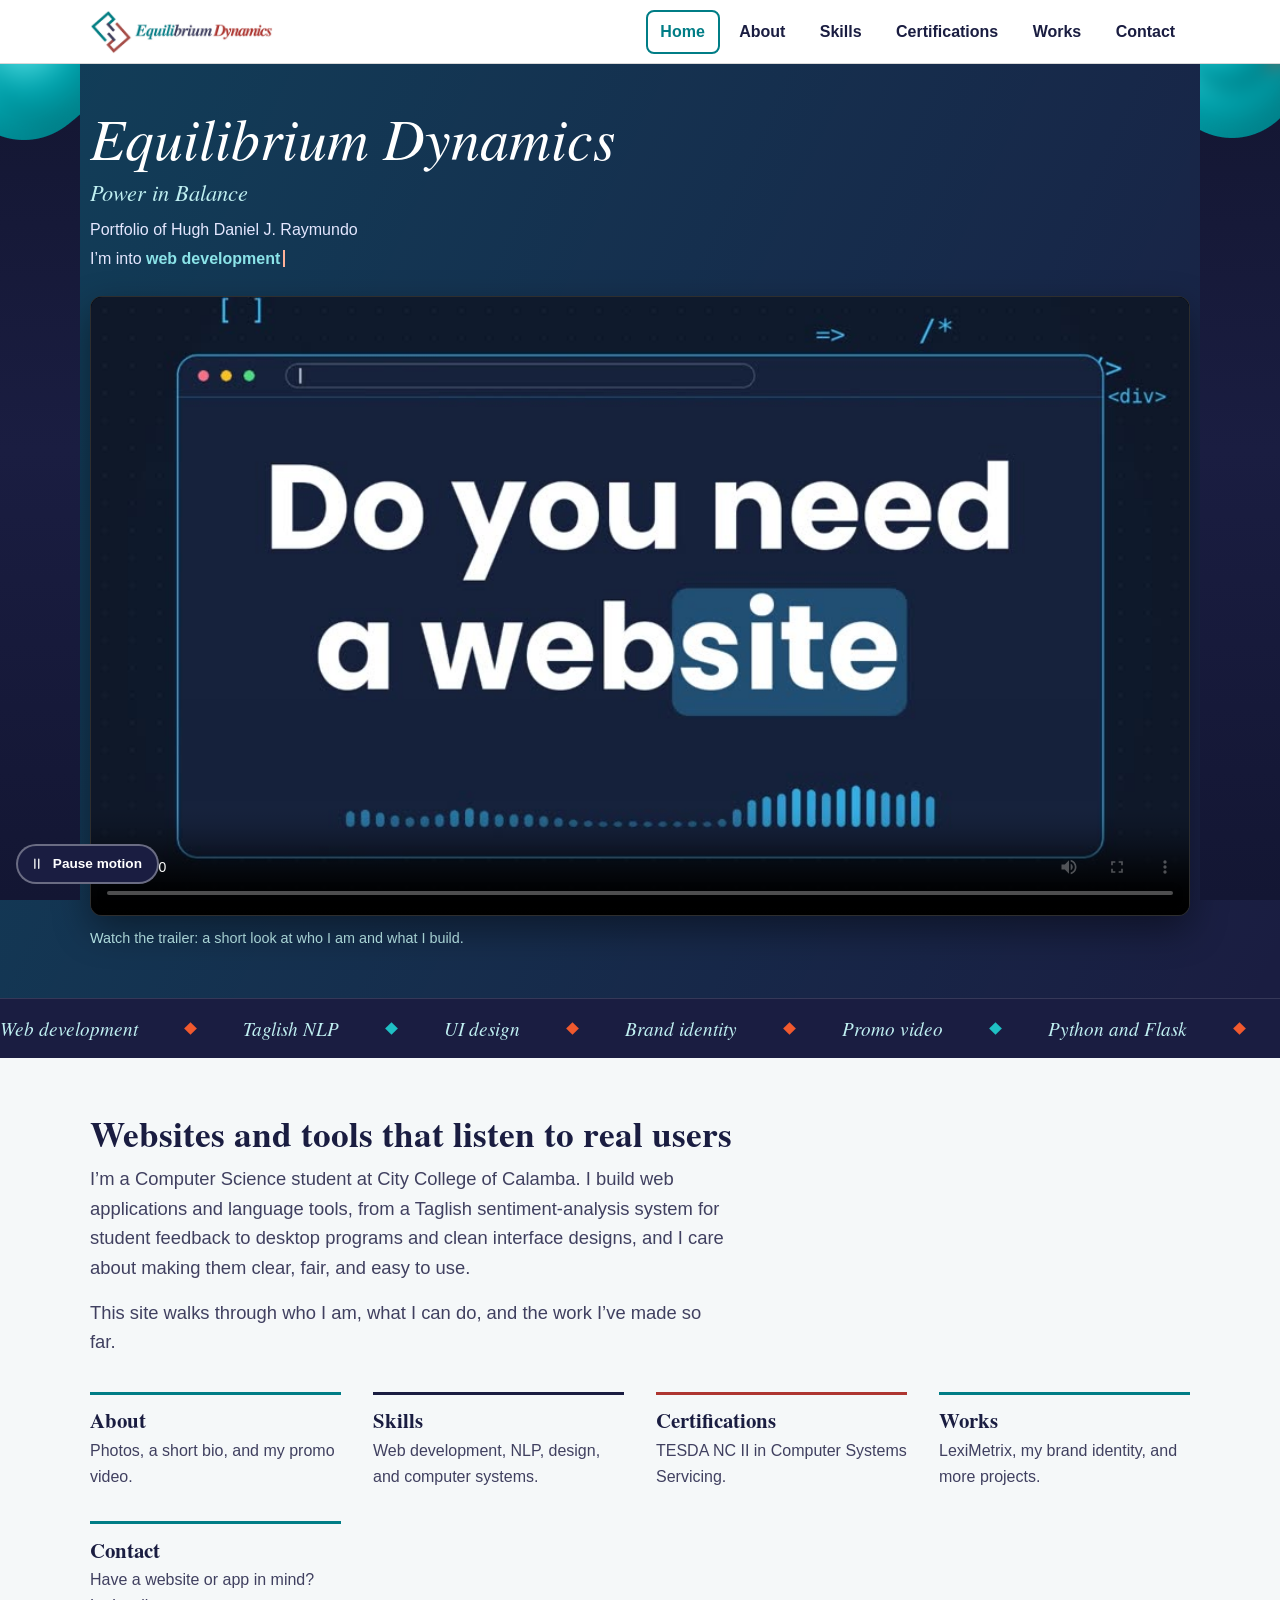
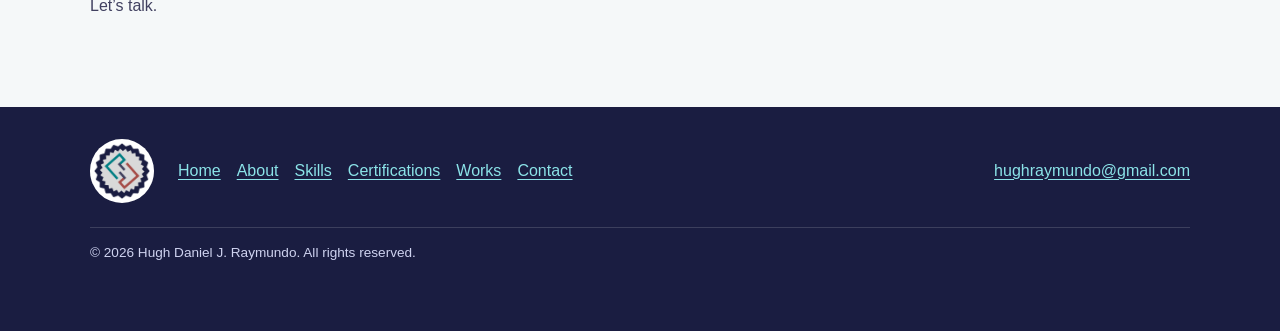
<file: index.html>
<!DOCTYPE html>
<html lang="en">
<head>
  <meta charset="utf-8">
  <meta name="viewport" content="width=device-width, initial-scale=1">
  <title>Home | Equilibrium Dynamics - Hugh Daniel J. Raymundo</title>
  <meta name="description" content="Portfolio of Hugh Daniel J. Raymundo, Computer Science student: web development, Taglish sentiment analysis, and UI design.">
  <meta property="og:type" content="website">
  <meta property="og:site_name" content="Equilibrium Dynamics">
  <meta property="og:title" content="Home | Equilibrium Dynamics - Hugh Daniel J. Raymundo">
  <meta property="og:description" content="Portfolio of Hugh Daniel J. Raymundo, Computer Science student: web development, Taglish sentiment analysis, and UI design.">
  <meta property="og:url" content="https://hughtube-coder.github.io/GD_Portfolio/">
  <meta property="og:image" content="https://hughtube-coder.github.io/GD_Portfolio/og-image.jpg">
  <meta property="og:image:width" content="1200">
  <meta property="og:image:height" content="630">
  <meta property="og:image:alt" content="Equilibrium Dynamics logo with the tagline Power in Balance">
  <meta name="twitter:card" content="summary_large_image">
  <link rel="canonical" href="https://hughtube-coder.github.io/GD_Portfolio/">
  <meta name="theme-color" content="#ffffff">
  <link rel="icon" type="image/png" href="logo.png">
  <script>document.documentElement.classList.add("js")</script>
  <link rel="stylesheet" href="style.css">
  <script src="script.js" defer></script>
</head>
<body>
  <a class="skip-link" href="#main">Skip to main content</a>
  <div class="progress" aria-hidden="true"></div>
  <header class="site-header">
    <div class="wrap">
      <a class="brand" href="index.html" aria-label="Equilibrium Dynamics home"><img width="400" height="96" src="horizontallogo.png" alt="Equilibrium Dynamics logo"></a>
      <button class="nav-toggle" type="button" aria-expanded="false" aria-controls="site-nav">Menu</button>
      <nav class="nav" id="site-nav" aria-label="Main">
        <a href="index.html" aria-current="page">Home</a>
        <a href="about.html">About</a>
        <a href="skills.html">Skills</a>
        <a href="certifications.html">Certifications</a>
        <a href="works.html">Works</a>
        <a href="contact.html">Contact</a>
      </nav>
    </div>
  </header>

  <main id="main">
    <section class="hero">
      <div class="wrap">
        <h1>Equilibrium Dynamics</h1>
        <p class="tagline">Power in Balance</p>
        <p class="owner">Portfolio of Hugh Daniel J. Raymundo</p>
        <p class="typed-line">I&rsquo;m into <span data-typed data-words="web development|Taglish NLP|UI design|brand identity|promo storytelling">web development</span><span class="caret" aria-hidden="true"></span></p>
        <div class="video-frame">
          <video controls preload="metadata" poster="poster.jpg">
            <source src="promo.mp4" type="video/mp4">
            Your browser does not support video playback.
          </video>
        </div>
        <p class="video-caption">Watch the trailer: a short look at who I am and what I build.</p>
      </div>
    </section>

    <div class="marquee" role="group" aria-label="What I work with">
      <ul data-marquee>
        <li>Web development</li><li>Taglish NLP</li><li>UI design</li><li>Brand identity</li><li>Promo video</li><li>Python and Flask</li><li>Computer systems servicing</li>
      </ul>
    </div>


    <section class="section">
      <div class="wrap">
        <h2>Websites and tools that listen to real users</h2>
        <p class="lede">I&rsquo;m a Computer Science student at City College of Calamba. I build web applications and language tools, from a Taglish sentiment-analysis system for student feedback to desktop programs and clean interface designs, and I care about making them clear, fair, and easy to use.</p>
        <p class="lede">This site walks through who I am, what I can do, and the work I&rsquo;ve made so far.</p>

        <nav class="pathways" aria-label="Explore the portfolio">
          <a href="about.html"><h3>About</h3><span>Photos, a short bio, and my promo video.</span></a>
          <a href="skills.html"><h3>Skills</h3><span>Web development, NLP, design, and computer systems.</span></a>
          <a href="certifications.html"><h3>Certifications</h3><span>TESDA NC II in Computer Systems Servicing.</span></a>
          <a href="works.html"><h3>Works</h3><span>LexiMetrix, my brand identity, and more projects.</span></a>
          <a href="contact.html"><h3>Contact</h3><span>Have a website or app in mind? Let&rsquo;s talk.</span></a>
        </nav>
      </div>
    </section>
  </main>

  <footer class="site-footer">
    <div class="wrap">
      <img width="256" height="256" src="badge1.png" alt="Equilibrium Dynamics badge">
      <nav aria-label="Footer">
        <a href="index.html">Home</a>
        <a href="about.html">About</a>
        <a href="skills.html">Skills</a>
        <a href="certifications.html">Certifications</a>
        <a href="works.html">Works</a>
        <a href="contact.html">Contact</a>
      </nav>
      <a href="mailto:hughraymundo@gmail.com">hughraymundo@gmail.com</a>
      <p class="copy">&copy; 2026 Hugh Daniel J. Raymundo. All rights reserved.</p>
    </div>
  </footer>
  <button class="to-top" type="button" aria-label="Back to top" data-icon="up"></button>
</body>
</html>
</file>
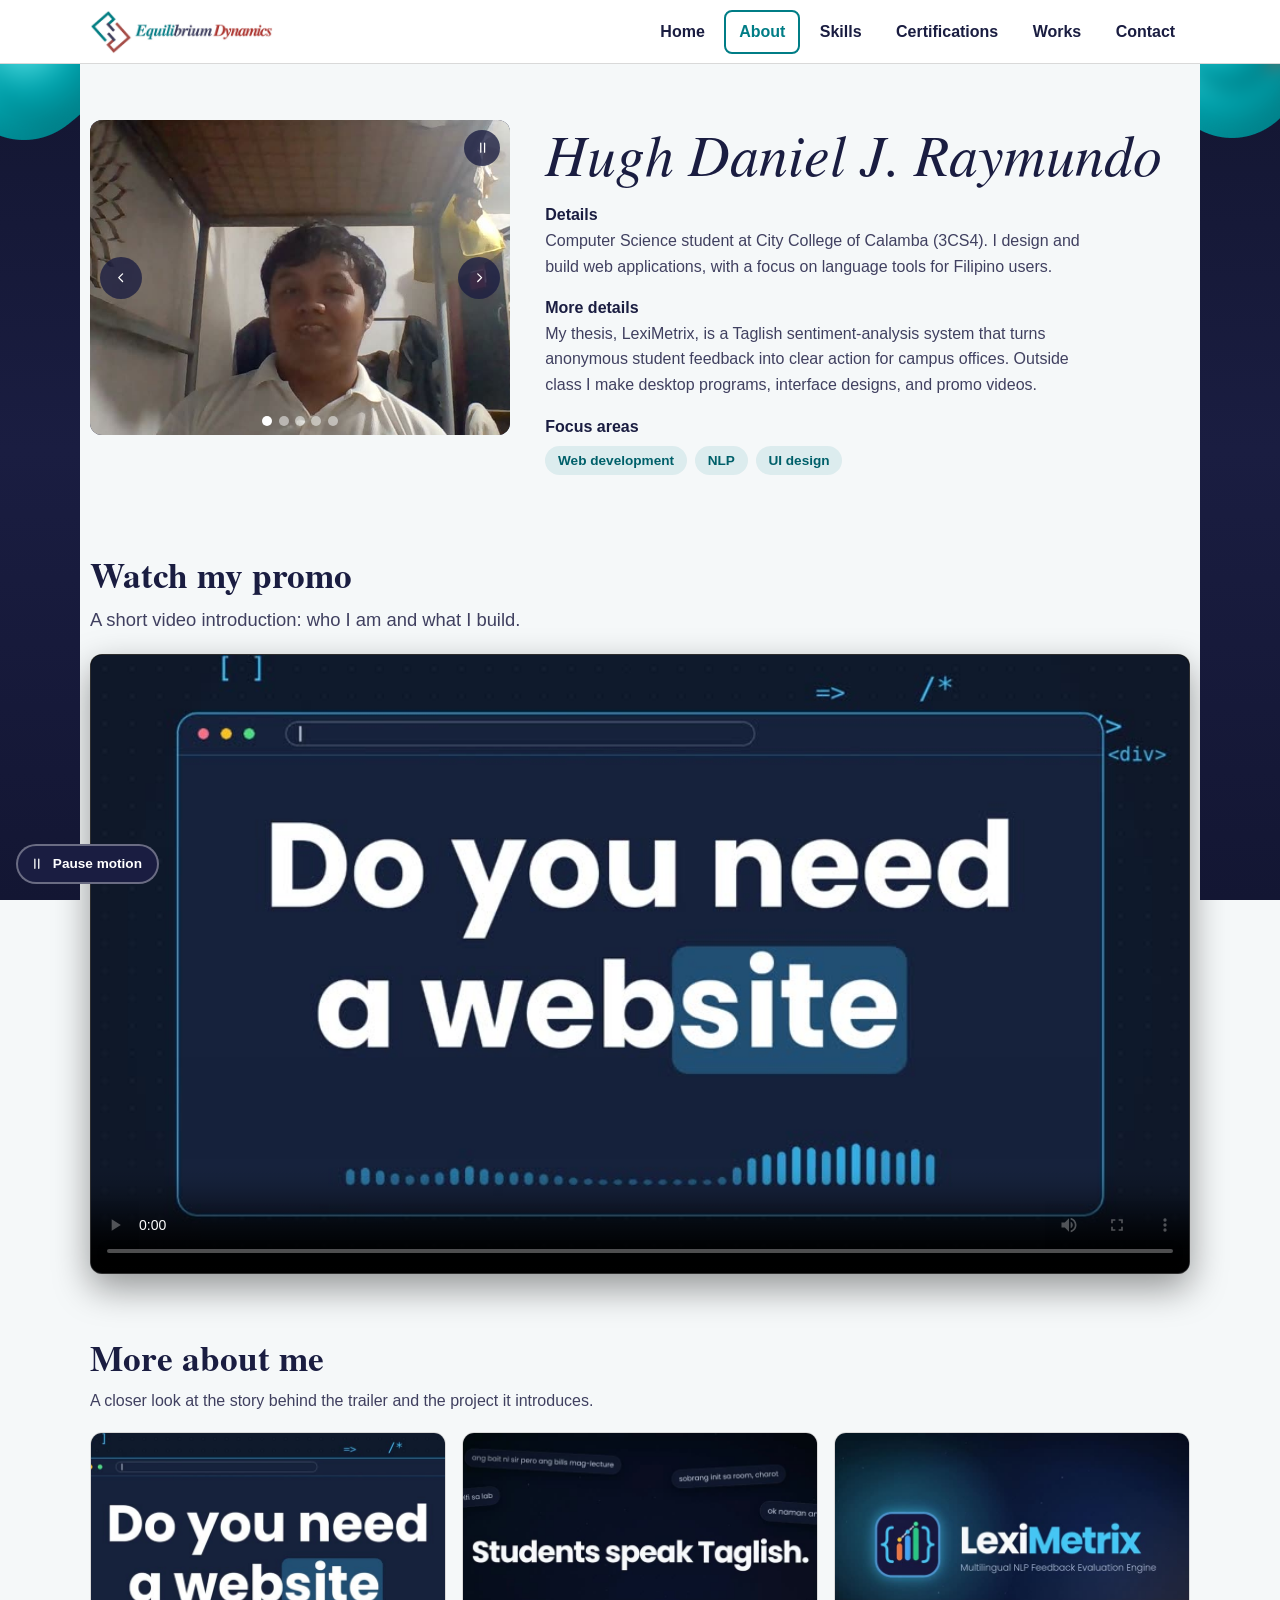
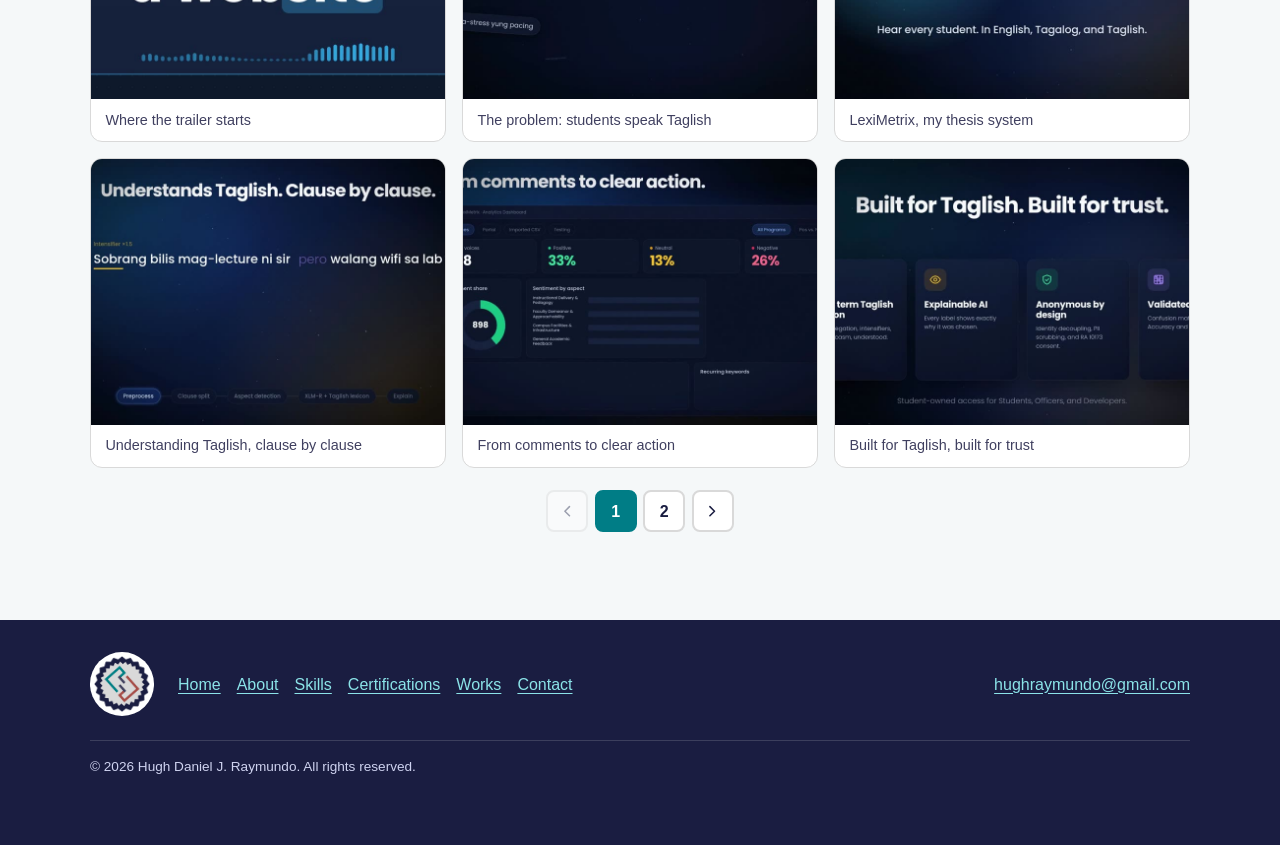
<file: about.html>
<!DOCTYPE html>
<html lang="en">
<head>
  <meta charset="utf-8">
  <meta name="viewport" content="width=device-width, initial-scale=1">
  <title>About | Equilibrium Dynamics - Hugh Daniel J. Raymundo</title>
  <meta name="description" content="About Hugh Daniel J. Raymundo: bio, skills, certifications, and how to get in touch.">
  <meta property="og:type" content="website">
  <meta property="og:site_name" content="Equilibrium Dynamics">
  <meta property="og:title" content="About | Equilibrium Dynamics - Hugh Daniel J. Raymundo">
  <meta property="og:description" content="About Hugh Daniel J. Raymundo: bio, skills, certifications, and how to get in touch.">
  <meta property="og:url" content="https://hughtube-coder.github.io/GD_Portfolio/about.html">
  <meta property="og:image" content="https://hughtube-coder.github.io/GD_Portfolio/og-image.jpg">
  <meta property="og:image:width" content="1200">
  <meta property="og:image:height" content="630">
  <meta property="og:image:alt" content="Equilibrium Dynamics logo with the tagline Power in Balance">
  <meta name="twitter:card" content="summary_large_image">
  <link rel="canonical" href="https://hughtube-coder.github.io/GD_Portfolio/about.html">
  <meta name="theme-color" content="#ffffff">
  <link rel="icon" type="image/png" href="logo.png">
  <script>document.documentElement.classList.add("js")</script>
  <link rel="stylesheet" href="style.css">
  <script src="script.js" defer></script>
</head>
<body>
  <a class="skip-link" href="#main">Skip to main content</a>
  <div class="progress" aria-hidden="true"></div>
  <header class="site-header">
    <div class="wrap">
      <a class="brand" href="index.html" aria-label="Equilibrium Dynamics home"><img width="400" height="96" src="horizontallogo.png" alt="Equilibrium Dynamics logo"></a>
      <button class="nav-toggle" type="button" aria-expanded="false" aria-controls="site-nav">Menu</button>
      <nav class="nav" id="site-nav" aria-label="Main">
        <a href="index.html">Home</a>
        <a href="about.html" aria-current="page">About</a>
        <a href="skills.html">Skills</a>
        <a href="certifications.html">Certifications</a>
        <a href="works.html">Works</a>
        <a href="contact.html">Contact</a>
      </nav>
    </div>
  </header>

  <main id="main">
    <section class="section">
      <div class="wrap profile">
        <div class="slideshow" data-slideshow aria-label="Photos of me">
          <div class="slide is-active"><img width="960" height="540" src="slide-1.jpg" alt="Hugh Daniel J. Raymundo speaking to the camera"></div>
          <div class="slide"><img width="960" height="540" src="slide-2.jpg" alt="Hugh Daniel J. Raymundo explaining with a hand gesture" loading="lazy"></div>
          <div class="slide"><img width="960" height="540" src="slide-3.jpg" alt="Hugh Daniel J. Raymundo smiling at the camera" loading="lazy"></div>
          <div class="slide"><img width="960" height="540" src="slide-4.jpg" alt="Hugh Daniel J. Raymundo during the promo shoot" loading="lazy"></div>
          <div class="slide"><img width="960" height="540" src="slide-5.jpg" alt="Hugh Daniel J. Raymundo gesturing while talking" loading="lazy"></div>
          <button class="slide-btn pause" type="button" aria-label="Pause slideshow" aria-pressed="false" data-icon="pause"></button>
          <button class="slide-btn prev" type="button" aria-label="Previous photo" data-icon="prev"></button>
          <button class="slide-btn next" type="button" aria-label="Next photo" data-icon="next"></button>
          <div class="dots"></div>
        </div>

        <div class="details">
          <h1>Hugh Daniel J. Raymundo</h1>
          <dl>
            <dt>Details</dt>
            <dd>Computer Science student at City College of Calamba (3CS4). I design and build web applications, with a focus on language tools for Filipino users.</dd>
            <dt>More details</dt>
            <dd>My thesis, LexiMetrix, is a Taglish sentiment-analysis system that turns anonymous student feedback into clear action for campus offices. Outside class I make desktop programs, interface designs, and promo videos.</dd>
            <dt>Focus areas</dt>
            <dd>
              <div class="chips">
                <span class="chip">Web development</span>
                <span class="chip">NLP</span>
                <span class="chip">UI design</span>
              </div>
            </dd>
          </dl>
        </div>
      </div>
    </section>

    <section class="section--tight" id="promo">
      <div class="wrap">
        <h2>Watch my promo</h2>
        <p class="lede">A short video introduction: who I am and what I build.</p>
        <div class="video-frame" style="margin-top:1.2rem">
          <video controls preload="metadata" poster="poster.jpg">
            <source src="promo.mp4" type="video/mp4">
            Your browser does not support video playback.
          </video>
        </div>
      </div>
    </section>

    <section class="section--tight">
      <div class="wrap">
        <h2>More about me</h2>
        <p>A closer look at the story behind the trailer and the project it introduces.</p>
        <div class="gallery" data-gallery data-per-page="6">
          <figure><img width="960" height="540" src="tile-01.jpg" alt="Trailer title card: Do you need a website?" loading="lazy"><figcaption>Where the trailer starts</figcaption></figure>
          <figure><img width="960" height="540" src="tile-02.jpg" alt="Title card: Students speak Taglish" loading="lazy"><figcaption>The problem: students speak Taglish</figcaption></figure>
          <figure><img width="960" height="540" src="tile-03.jpg" alt="LexiMetrix logo and tagline" loading="lazy"><figcaption>LexiMetrix, my thesis system</figcaption></figure>
          <figure><img width="960" height="540" src="tile-04.jpg" alt="LexiMetrix analyzing a Taglish comment clause by clause" loading="lazy"><figcaption>Understanding Taglish, clause by clause</figcaption></figure>
          <figure><img width="960" height="540" src="tile-05.jpg" alt="LexiMetrix dashboard overview" loading="lazy"><figcaption>From comments to clear action</figcaption></figure>
          <figure><img width="960" height="540" src="tile-06.jpg" alt="Four feature cards: Taglish lexicon, explainable AI, anonymous by design, validated live" loading="lazy"><figcaption>Built for Taglish, built for trust</figcaption></figure>
          <figure><img width="960" height="540" src="tile-07.jpg" alt="Dashboard showing a community action alert" loading="lazy"><figcaption>Community action alerts</figcaption></figure>
          <figure><img width="960" height="540" src="tile-10.jpg" alt="LexiMetrix analysis results screen" loading="lazy"><figcaption>Turning feedback into insight</figcaption></figure>
        </div>
        <div class="pager" data-pager aria-label="Gallery pages"></div>
      </div>
    </section>
  </main>

  <footer class="site-footer">
    <div class="wrap">
      <img width="256" height="256" src="badge1.png" alt="Equilibrium Dynamics badge">
      <nav aria-label="Footer">
        <a href="index.html">Home</a>
        <a href="about.html">About</a>
        <a href="skills.html">Skills</a>
        <a href="certifications.html">Certifications</a>
        <a href="works.html">Works</a>
        <a href="contact.html">Contact</a>
      </nav>
      <a href="mailto:hughraymundo@gmail.com">hughraymundo@gmail.com</a>
      <p class="copy">&copy; 2026 Hugh Daniel J. Raymundo. All rights reserved.</p>
    </div>
  </footer>
  <button class="to-top" type="button" aria-label="Back to top" data-icon="up"></button>
</body>
</html>
</file>
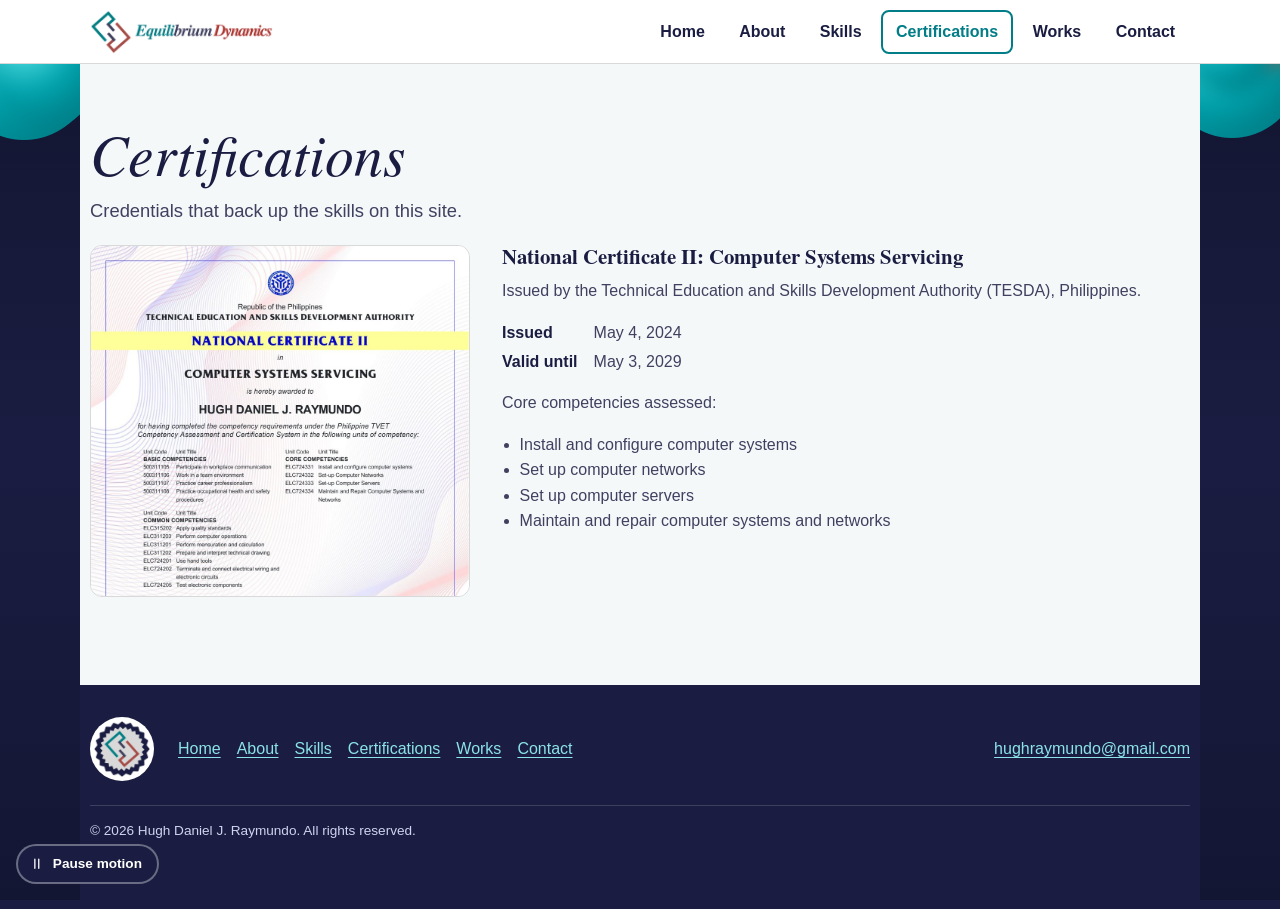
<file: certifications.html>
<!DOCTYPE html>
<html lang="en">
<head>
  <meta charset="utf-8">
  <meta name="viewport" content="width=device-width, initial-scale=1">
  <title>Certifications | Equilibrium Dynamics - Hugh Daniel J. Raymundo</title>
  <meta name="description" content="TESDA National Certificate II in Computer Systems Servicing, issued May 4, 2024 to Hugh Daniel J. Raymundo.">
  <meta property="og:type" content="website">
  <meta property="og:site_name" content="Equilibrium Dynamics">
  <meta property="og:title" content="Certifications | Equilibrium Dynamics - Hugh Daniel J. Raymundo">
  <meta property="og:description" content="TESDA National Certificate II in Computer Systems Servicing, issued May 4, 2024 to Hugh Daniel J. Raymundo.">
  <meta property="og:url" content="https://hughtube-coder.github.io/GD_Portfolio/certifications.html">
  <meta property="og:image" content="https://hughtube-coder.github.io/GD_Portfolio/og-image.jpg">
  <meta property="og:image:width" content="1200">
  <meta property="og:image:height" content="630">
  <meta property="og:image:alt" content="Equilibrium Dynamics logo with the tagline Power in Balance">
  <meta name="twitter:card" content="summary_large_image">
  <link rel="canonical" href="https://hughtube-coder.github.io/GD_Portfolio/certifications.html">
  <meta name="theme-color" content="#ffffff">
  <link rel="icon" type="image/png" href="logo.png">
  <script>document.documentElement.classList.add("js")</script>
  <link rel="stylesheet" href="style.css">
  <script src="script.js" defer></script>
</head>
<body>
  <a class="skip-link" href="#main">Skip to main content</a>
  <div class="progress" aria-hidden="true"></div>
  <header class="site-header">
    <div class="wrap">
      <a class="brand" href="index.html" aria-label="Equilibrium Dynamics home"><img width="400" height="96" src="horizontallogo.png" alt="Equilibrium Dynamics logo"></a>
      <button class="nav-toggle" type="button" aria-expanded="false" aria-controls="site-nav">Menu</button>
      <nav class="nav" id="site-nav" aria-label="Main">
        <a href="index.html">Home</a>
        <a href="about.html">About</a>
        <a href="skills.html">Skills</a>
        <a href="certifications.html" aria-current="page">Certifications</a>
        <a href="works.html">Works</a>
        <a href="contact.html">Contact</a>
      </nav>
    </div>
  </header>

  <main id="main">
    <section class="section">
      <div class="wrap">
        <h1>Certifications</h1>
        <p class="lede">Credentials that back up the skills on this site.</p>
        <article class="cert-entry">
          <div class="cert-media"><img width="1000" height="927" src="cert-nc2.jpg" alt="TESDA National Certificate II in Computer Systems Servicing awarded to Hugh Daniel J. Raymundo" loading="lazy"></div>
          <div>
            <h2 class="h3">National Certificate II: Computer Systems Servicing</h2>
            <p>Issued by the Technical Education and Skills Development Authority (TESDA), Philippines.</p>
            <dl class="cert-facts">
              <dt>Issued</dt><dd>May 4, 2024</dd>
              <dt>Valid until</dt><dd>May 3, 2029</dd>
            </dl>
            <p>Core competencies assessed:</p>
            <ul>
              <li>Install and configure computer systems</li>
              <li>Set up computer networks</li>
              <li>Set up computer servers</li>
              <li>Maintain and repair computer systems and networks</li>
            </ul>
          </div>
        </article>
      </div>
    </section>
  </main>

  <footer class="site-footer">
    <div class="wrap">
      <img width="256" height="256" src="badge1.png" alt="Equilibrium Dynamics badge">
      <nav aria-label="Footer">
        <a href="index.html">Home</a>
        <a href="about.html">About</a>
        <a href="skills.html">Skills</a>
        <a href="certifications.html">Certifications</a>
        <a href="works.html">Works</a>
        <a href="contact.html">Contact</a>
      </nav>
      <a href="mailto:hughraymundo@gmail.com">hughraymundo@gmail.com</a>
      <p class="copy">&copy; 2026 Hugh Daniel J. Raymundo. All rights reserved.</p>
    </div>
  </footer>
  <button class="to-top" type="button" aria-label="Back to top" data-icon="up"></button>
</body>
</html>
</file>
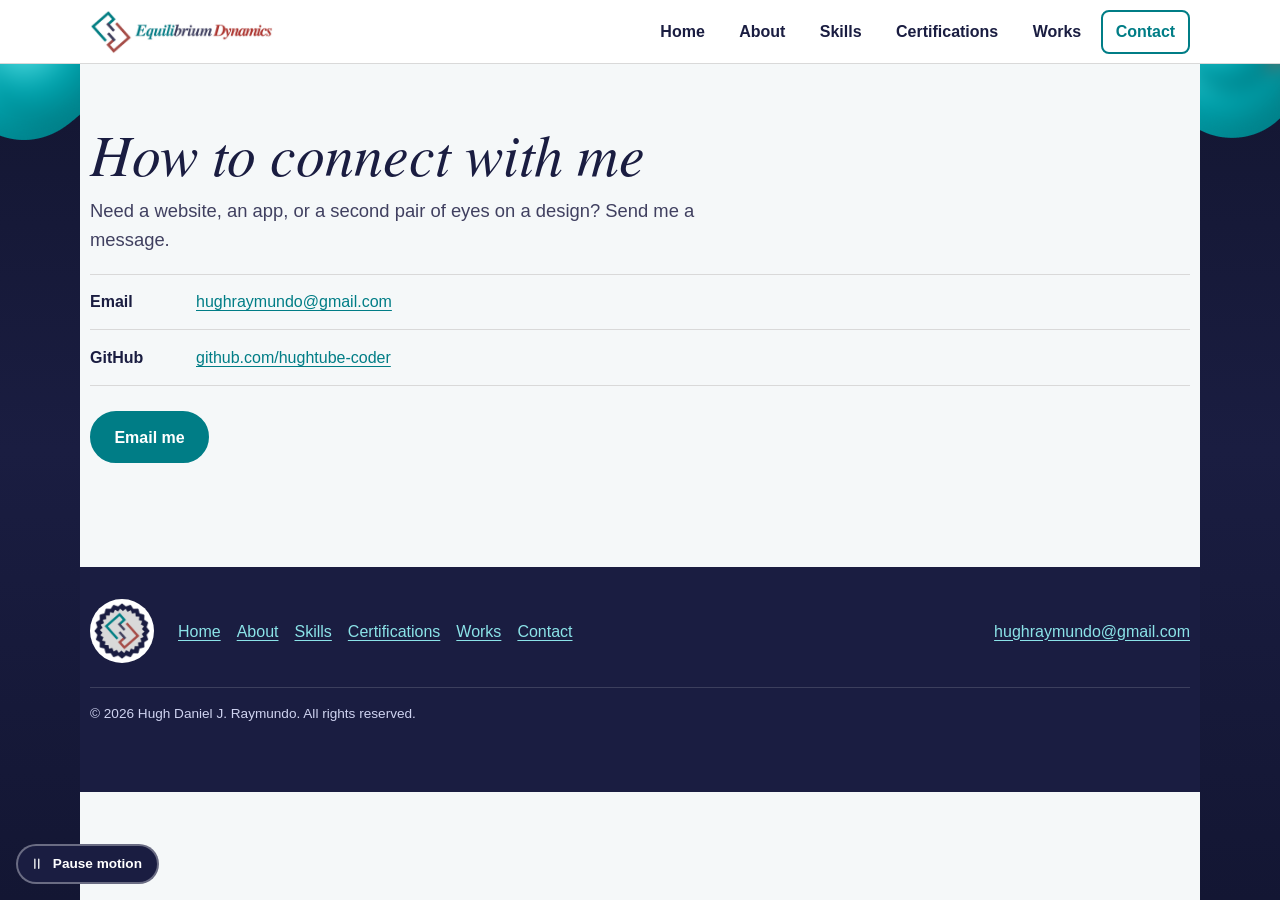
<file: contact.html>
<!DOCTYPE html>
<html lang="en">
<head>
  <meta charset="utf-8">
  <meta name="viewport" content="width=device-width, initial-scale=1">
  <title>Contact | Equilibrium Dynamics - Hugh Daniel J. Raymundo</title>
  <meta name="description" content="How to contact Hugh Daniel J. Raymundo: email and GitHub.">
  <meta property="og:type" content="website">
  <meta property="og:site_name" content="Equilibrium Dynamics">
  <meta property="og:title" content="Contact | Equilibrium Dynamics - Hugh Daniel J. Raymundo">
  <meta property="og:description" content="How to contact Hugh Daniel J. Raymundo: email and GitHub.">
  <meta property="og:url" content="https://hughtube-coder.github.io/GD_Portfolio/contact.html">
  <meta property="og:image" content="https://hughtube-coder.github.io/GD_Portfolio/og-image.jpg">
  <meta property="og:image:width" content="1200">
  <meta property="og:image:height" content="630">
  <meta property="og:image:alt" content="Equilibrium Dynamics logo with the tagline Power in Balance">
  <meta name="twitter:card" content="summary_large_image">
  <link rel="canonical" href="https://hughtube-coder.github.io/GD_Portfolio/contact.html">
  <meta name="theme-color" content="#ffffff">
  <link rel="icon" type="image/png" href="logo.png">
  <script>document.documentElement.classList.add("js")</script>
  <link rel="stylesheet" href="style.css">
  <script src="script.js" defer></script>
</head>
<body>
  <a class="skip-link" href="#main">Skip to main content</a>
  <div class="progress" aria-hidden="true"></div>
  <header class="site-header">
    <div class="wrap">
      <a class="brand" href="index.html" aria-label="Equilibrium Dynamics home"><img width="400" height="96" src="horizontallogo.png" alt="Equilibrium Dynamics logo"></a>
      <button class="nav-toggle" type="button" aria-expanded="false" aria-controls="site-nav">Menu</button>
      <nav class="nav" id="site-nav" aria-label="Main">
        <a href="index.html">Home</a>
        <a href="about.html">About</a>
        <a href="skills.html">Skills</a>
        <a href="certifications.html">Certifications</a>
        <a href="works.html">Works</a>
        <a href="contact.html" aria-current="page">Contact</a>
      </nav>
    </div>
  </header>

  <main id="main">
    <section class="section">
      <div class="wrap">
        <h1>How to connect with me</h1>
        <p class="lede">Need a website, an app, or a second pair of eyes on a design? Send me a message.</p>
        <ul class="contact-list">
          <li><strong>Email</strong> <a href="mailto:hughraymundo@gmail.com">hughraymundo@gmail.com</a></li>
          <li><strong>GitHub</strong> <a href="https://github.com/hughtube-coder">github.com/hughtube-coder</a></li>
        </ul>
        <p style="margin-top:1.6rem"><a class="btn" href="mailto:hughraymundo@gmail.com?subject=Portfolio%20inquiry">Email me</a></p>
      </div>
    </section>
  </main>

  <footer class="site-footer">
    <div class="wrap">
      <img width="256" height="256" src="badge1.png" alt="Equilibrium Dynamics badge">
      <nav aria-label="Footer">
        <a href="index.html">Home</a>
        <a href="about.html">About</a>
        <a href="skills.html">Skills</a>
        <a href="certifications.html">Certifications</a>
        <a href="works.html">Works</a>
        <a href="contact.html">Contact</a>
      </nav>
      <a href="mailto:hughraymundo@gmail.com">hughraymundo@gmail.com</a>
      <p class="copy">&copy; 2026 Hugh Daniel J. Raymundo. All rights reserved.</p>
    </div>
  </footer>
  <button class="to-top" type="button" aria-label="Back to top" data-icon="up"></button>
</body>
</html>
</file>
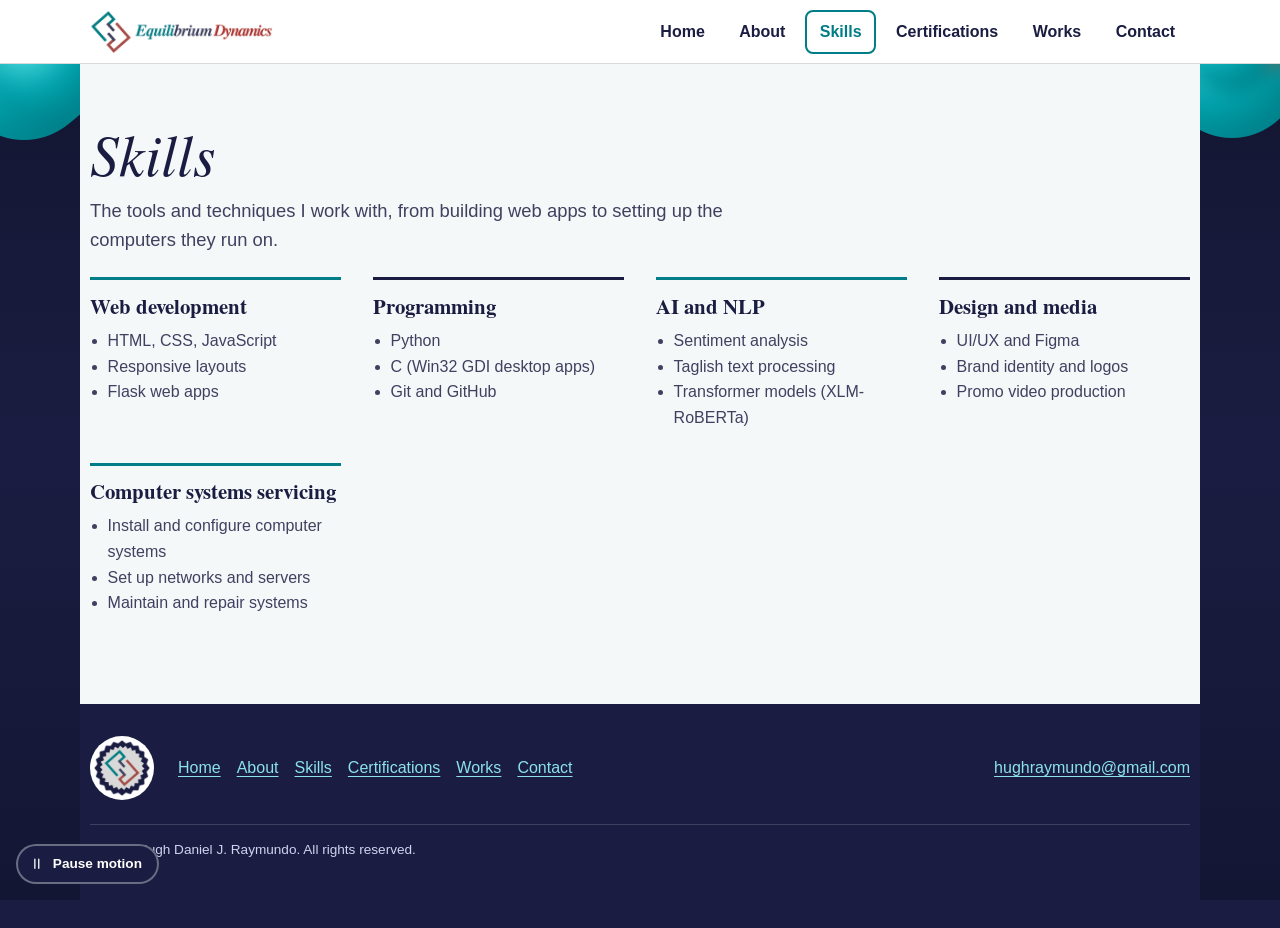
<file: skills.html>
<!DOCTYPE html>
<html lang="en">
<head>
  <meta charset="utf-8">
  <meta name="viewport" content="width=device-width, initial-scale=1">
  <title>Skills | Equilibrium Dynamics - Hugh Daniel J. Raymundo</title>
  <meta name="description" content="Skills of Hugh Daniel J. Raymundo: web development, programming, AI and NLP, design, and computer systems servicing.">
  <meta property="og:type" content="website">
  <meta property="og:site_name" content="Equilibrium Dynamics">
  <meta property="og:title" content="Skills | Equilibrium Dynamics - Hugh Daniel J. Raymundo">
  <meta property="og:description" content="Skills of Hugh Daniel J. Raymundo: web development, programming, AI and NLP, design, and computer systems servicing.">
  <meta property="og:url" content="https://hughtube-coder.github.io/GD_Portfolio/skills.html">
  <meta property="og:image" content="https://hughtube-coder.github.io/GD_Portfolio/og-image.jpg">
  <meta property="og:image:width" content="1200">
  <meta property="og:image:height" content="630">
  <meta property="og:image:alt" content="Equilibrium Dynamics logo with the tagline Power in Balance">
  <meta name="twitter:card" content="summary_large_image">
  <link rel="canonical" href="https://hughtube-coder.github.io/GD_Portfolio/skills.html">
  <meta name="theme-color" content="#ffffff">
  <link rel="icon" type="image/png" href="logo.png">
  <script>document.documentElement.classList.add("js")</script>
  <link rel="stylesheet" href="style.css">
  <script src="script.js" defer></script>
</head>
<body>
  <a class="skip-link" href="#main">Skip to main content</a>
  <div class="progress" aria-hidden="true"></div>
  <header class="site-header">
    <div class="wrap">
      <a class="brand" href="index.html" aria-label="Equilibrium Dynamics home"><img width="400" height="96" src="horizontallogo.png" alt="Equilibrium Dynamics logo"></a>
      <button class="nav-toggle" type="button" aria-expanded="false" aria-controls="site-nav">Menu</button>
      <nav class="nav" id="site-nav" aria-label="Main">
        <a href="index.html">Home</a>
        <a href="about.html">About</a>
        <a href="skills.html" aria-current="page">Skills</a>
        <a href="certifications.html">Certifications</a>
        <a href="works.html">Works</a>
        <a href="contact.html">Contact</a>
      </nav>
    </div>
  </header>

  <main id="main">
    <section class="section">
      <div class="wrap">
        <h1>Skills</h1>
        <p class="lede">The tools and techniques I work with, from building web apps to setting up the computers they run on.</p>
        <div class="skills">
          <div>
            <h2 class="h3">Web development</h2>
            <ul><li>HTML, CSS, JavaScript</li><li>Responsive layouts</li><li>Flask web apps</li></ul>
          </div>
          <div>
            <h2 class="h3">Programming</h2>
            <ul><li>Python</li><li>C (Win32 GDI desktop apps)</li><li>Git and GitHub</li></ul>
          </div>
          <div>
            <h2 class="h3">AI and NLP</h2>
            <ul><li>Sentiment analysis</li><li>Taglish text processing</li><li>Transformer models (XLM-RoBERTa)</li></ul>
          </div>
          <div>
            <h2 class="h3">Design and media</h2>
            <ul><li>UI/UX and Figma</li><li>Brand identity and logos</li><li>Promo video production</li></ul>
          </div>
          <div>
            <h2 class="h3">Computer systems servicing</h2>
            <ul><li>Install and configure computer systems</li><li>Set up networks and servers</li><li>Maintain and repair systems</li></ul>
          </div>
        </div>
      </div>
    </section>
  </main>

  <footer class="site-footer">
    <div class="wrap">
      <img width="256" height="256" src="badge1.png" alt="Equilibrium Dynamics badge">
      <nav aria-label="Footer">
        <a href="index.html">Home</a>
        <a href="about.html">About</a>
        <a href="skills.html">Skills</a>
        <a href="certifications.html">Certifications</a>
        <a href="works.html">Works</a>
        <a href="contact.html">Contact</a>
      </nav>
      <a href="mailto:hughraymundo@gmail.com">hughraymundo@gmail.com</a>
      <p class="copy">&copy; 2026 Hugh Daniel J. Raymundo. All rights reserved.</p>
    </div>
  </footer>
  <button class="to-top" type="button" aria-label="Back to top" data-icon="up"></button>
</body>
</html>
</file>
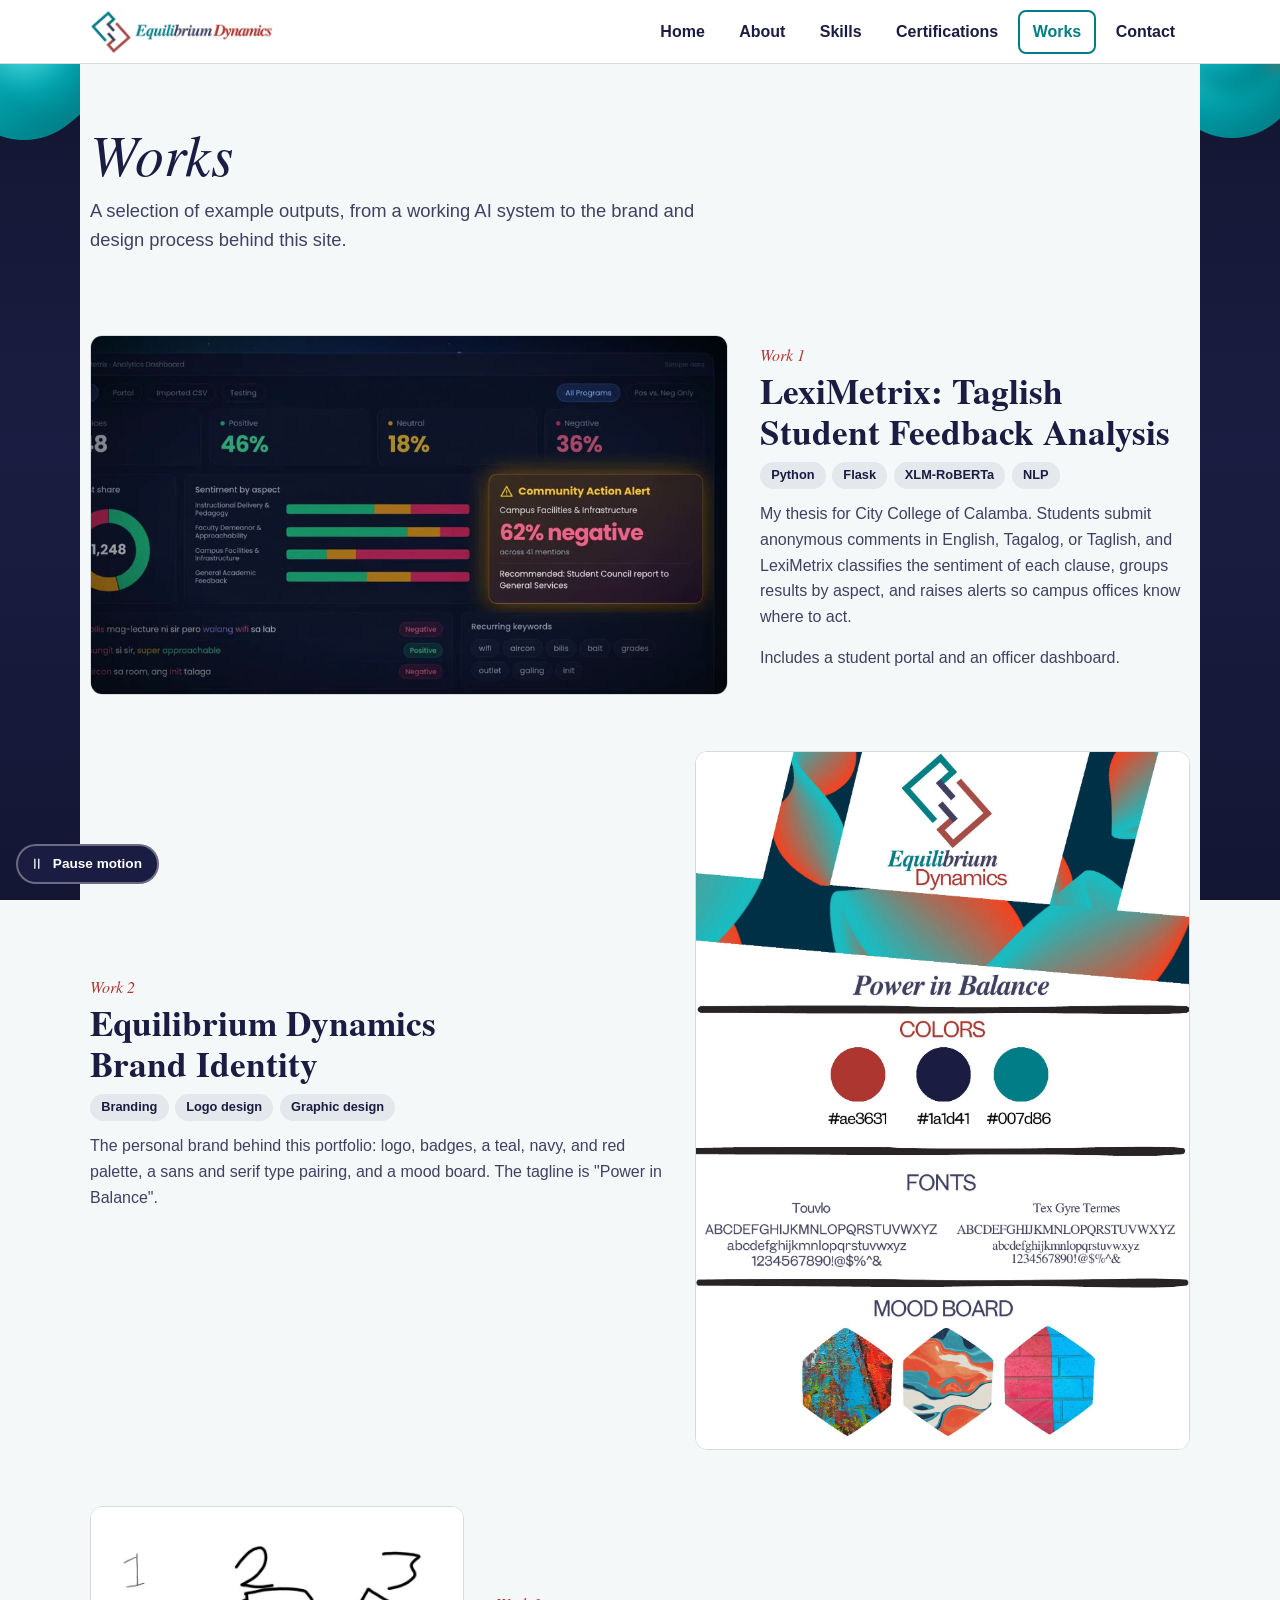
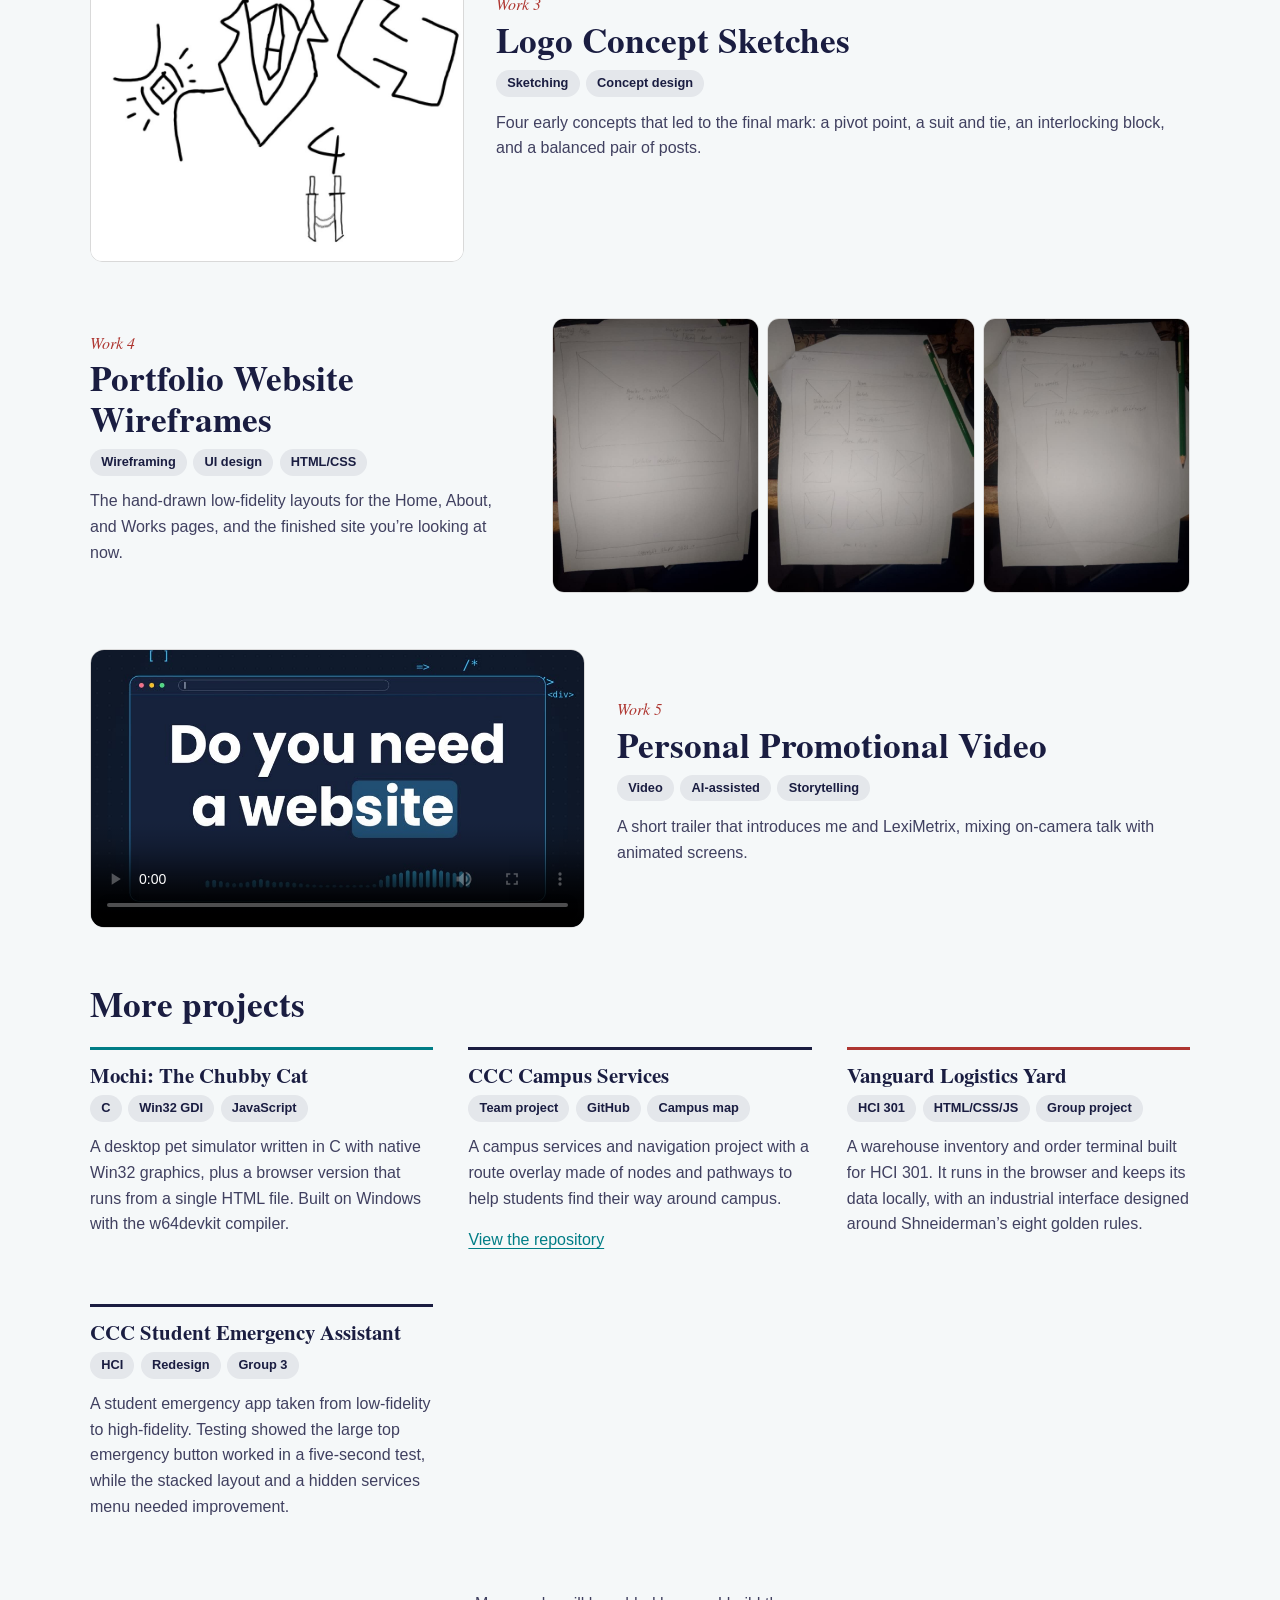
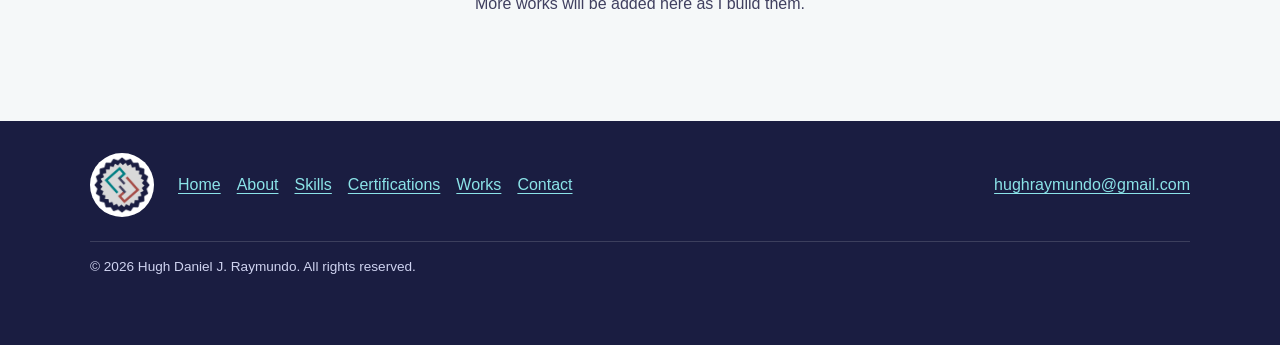
<file: works.html>
<!DOCTYPE html>
<html lang="en">
<head>
  <meta charset="utf-8">
  <meta name="viewport" content="width=device-width, initial-scale=1">
  <title>Works | Equilibrium Dynamics - Hugh Daniel J. Raymundo</title>
  <meta name="description" content="Example outputs by Hugh Daniel J. Raymundo: LexiMetrix, the Equilibrium Dynamics brand identity, logo sketches, and website wireframes.">
  <meta property="og:type" content="website">
  <meta property="og:site_name" content="Equilibrium Dynamics">
  <meta property="og:title" content="Works | Equilibrium Dynamics - Hugh Daniel J. Raymundo">
  <meta property="og:description" content="Example outputs by Hugh Daniel J. Raymundo: LexiMetrix, the Equilibrium Dynamics brand identity, logo sketches, and website wireframes.">
  <meta property="og:url" content="https://hughtube-coder.github.io/GD_Portfolio/works.html">
  <meta property="og:image" content="https://hughtube-coder.github.io/GD_Portfolio/og-image.jpg">
  <meta property="og:image:width" content="1200">
  <meta property="og:image:height" content="630">
  <meta property="og:image:alt" content="Equilibrium Dynamics logo with the tagline Power in Balance">
  <meta name="twitter:card" content="summary_large_image">
  <link rel="canonical" href="https://hughtube-coder.github.io/GD_Portfolio/works.html">
  <meta name="theme-color" content="#ffffff">
  <link rel="icon" type="image/png" href="logo.png">
  <script>document.documentElement.classList.add("js")</script>
  <link rel="stylesheet" href="style.css">
  <script src="script.js" defer></script>
</head>
<body>
  <a class="skip-link" href="#main">Skip to main content</a>
  <div class="progress" aria-hidden="true"></div>
  <header class="site-header">
    <div class="wrap">
      <a class="brand" href="index.html" aria-label="Equilibrium Dynamics home"><img width="400" height="96" src="horizontallogo.png" alt="Equilibrium Dynamics logo"></a>
      <button class="nav-toggle" type="button" aria-expanded="false" aria-controls="site-nav">Menu</button>
      <nav class="nav" id="site-nav" aria-label="Main">
        <a href="index.html">Home</a>
        <a href="about.html">About</a>
        <a href="skills.html">Skills</a>
        <a href="certifications.html">Certifications</a>
        <a href="works.html" aria-current="page">Works</a>
        <a href="contact.html">Contact</a>
      </nav>
    </div>
  </header>

  <main id="main">
    <section class="section">
      <div class="wrap">
        <h1>Works</h1>
        <p class="lede">A selection of example outputs, from a working AI system to the brand and design process behind this site.</p>
      </div>
    </section>

    <section class="section--tight">
      <div class="wrap">
        <article class="work work--lg">
          <div class="work-media"><img width="960" height="540" src="work-leximetrix.jpg" alt="LexiMetrix dashboard showing sentiment share, aspects, and a community action alert" loading="lazy"></div>
          <div>
            <p class="work-num">Work 1</p>
            <h2>LexiMetrix: Taglish Student Feedback Analysis</h2>
            <ul class="tags"><li>Python</li><li>Flask</li><li>XLM-RoBERTa</li><li>NLP</li></ul>
            <p>My thesis for City College of Calamba. Students submit anonymous comments in English, Tagalog, or Taglish, and LexiMetrix classifies the sentiment of each clause, groups results by aspect, and raises alerts so campus offices know where to act.</p>
            <p>Includes a student portal and an officer dashboard.</p>
          </div>
        </article>

        <article class="work work--md">
          <div class="work-media"><img width="1488" height="2105" src="work-moodboard.jpg" alt="Equilibrium Dynamics brand board with logo, colors, fonts, and mood board" loading="lazy"></div>
          <div>
            <p class="work-num">Work 2</p>
            <h2>Equilibrium Dynamics Brand Identity</h2>
            <ul class="tags"><li>Branding</li><li>Logo design</li><li>Graphic design</li></ul>
            <p>The personal brand behind this portfolio: logo, badges, a teal, navy, and red palette, a sans and serif type pairing, and a mood board. The tagline is "Power in Balance".</p>
          </div>
        </article>

        <article class="work work--sm">
          <div class="work-media"><img width="862" height="820" src="work-sketches.jpg" alt="Four hand-drawn logo concept sketches numbered 1 to 4" loading="lazy"></div>
          <div>
            <p class="work-num">Work 3</p>
            <h2>Logo Concept Sketches</h2>
            <ul class="tags"><li>Sketching</li><li>Concept design</li></ul>
            <p>Four early concepts that led to the final mark: a pivot point, a suit and tie, an interlocking block, and a balanced pair of posts.</p>
          </div>
        </article>

        <article class="work work--lg">
          <div class="work-media">
            <div class="thumbs">
              <img width="722" height="960" src="wire-2.jpg" alt="Low-fidelity wireframe of the Home page" loading="lazy">
              <img width="722" height="960" src="wire-3.jpg" alt="Low-fidelity wireframe of the About page" loading="lazy">
              <img width="722" height="960" src="wire-1.jpg" alt="Low-fidelity wireframe of the Works page" loading="lazy">
            </div>
          </div>
          <div>
            <p class="work-num">Work 4</p>
            <h2>Portfolio Website Wireframes</h2>
            <ul class="tags"><li>Wireframing</li><li>UI design</li><li>HTML/CSS</li></ul>
            <p>The hand-drawn low-fidelity layouts for the Home, About, and Works pages, and the finished site you&rsquo;re looking at now.</p>
          </div>
        </article>

        <article class="work work--md">
          <div class="work-media">
            <video controls preload="metadata" poster="poster.jpg" style="width:100%;border-radius:14px">
              <source src="promo.mp4" type="video/mp4">
            </video>
          </div>
          <div>
            <p class="work-num">Work 5</p>
            <h2>Personal Promotional Video</h2>
            <ul class="tags"><li>Video</li><li>AI-assisted</li><li>Storytelling</li></ul>
            <p>A short trailer that introduces me and LexiMetrix, mixing on-camera talk with animated screens.</p>
          </div>
        </article>

        <h2>More projects</h2>
        <div class="projects">
          <article>
            <h3>Mochi: The Chubby Cat</h3>
            <ul class="tags"><li>C</li><li>Win32 GDI</li><li>JavaScript</li></ul>
            <p>A desktop pet simulator written in C with native Win32 graphics, plus a browser version that runs from a single HTML file. Built on Windows with the w64devkit compiler.</p>
          </article>
          <article>
            <h3>CCC Campus Services</h3>
            <ul class="tags"><li>Team project</li><li>GitHub</li><li>Campus map</li></ul>
            <p>A campus services and navigation project with a route overlay made of nodes and pathways to help students find their way around campus.</p>
            <p><a href="https://github.com/hughtube-coder/CCC-Campus-Services">View the repository</a></p>
          </article>
          <article>
            <h3>Vanguard Logistics Yard</h3>
            <ul class="tags"><li>HCI 301</li><li>HTML/CSS/JS</li><li>Group project</li></ul>
            <p>A warehouse inventory and order terminal built for HCI 301. It runs in the browser and keeps its data locally, with an industrial interface designed around Shneiderman&rsquo;s eight golden rules.</p>
          </article>
          <article>
            <h3>CCC Student Emergency Assistant</h3>
            <ul class="tags"><li>HCI</li><li>Redesign</li><li>Group 3</li></ul>
            <p>A student emergency app taken from low-fidelity to high-fidelity. Testing showed the large top emergency button worked in a five-second test, while the stacked layout and a hidden services menu needed improvement.</p>
          </article>
        </div>

        <p class="end-note">More works will be added here as I build them.</p>
      </div>
    </section>
  </main>

  <footer class="site-footer">
    <div class="wrap">
      <img width="256" height="256" src="badge1.png" alt="Equilibrium Dynamics badge">
      <nav aria-label="Footer">
        <a href="index.html">Home</a>
        <a href="about.html">About</a>
        <a href="skills.html">Skills</a>
        <a href="certifications.html">Certifications</a>
        <a href="works.html">Works</a>
        <a href="contact.html">Contact</a>
      </nav>
      <a href="mailto:hughraymundo@gmail.com">hughraymundo@gmail.com</a>
      <p class="copy">&copy; 2026 Hugh Daniel J. Raymundo. All rights reserved.</p>
    </div>
  </footer>
  <button class="to-top" type="button" aria-label="Back to top" data-icon="up"></button>
</body>
</html>
</file>
<file: style.css>
/* Equilibrium Dynamics: teal #007d86, navy #1a1d41, red #ae3631, slate #404060 */
@font-face { font-family: "TeX Gyre Termes"; src: url("termes-regular.woff") format("woff"); font-weight: 400; font-style: normal; font-display: swap; }
@font-face { font-family: "TeX Gyre Termes"; src: url("termes-italic.woff") format("woff"); font-weight: 400; font-style: italic; font-display: swap; }
@font-face { font-family: "TeX Gyre Termes"; src: url("termes-bold.woff") format("woff"); font-weight: 700; font-style: normal; font-display: swap; }

:root {
  --teal: #007d86; --navy: #1a1d41; --red: #ae3631; --slate: #404060; --grey: #d9d9d9;
  --paper: #f5f8f9; --white: #fff;
  --sans: "Touvlo", "Segoe UI", "Helvetica Neue", Arial, sans-serif;
  --serif: "TeX Gyre Termes", "Times New Roman", Times, serif;
  --ease-out: cubic-bezier(0.23, 1, 0.32, 1);
  --radius: 12px; --max: 1100px;
  color-scheme: light;
}

* { box-sizing: border-box; }
html { scroll-behavior: smooth; scroll-padding-top: 5rem; scrollbar-color: var(--teal) var(--paper); }
body { margin: 0; font-family: var(--sans); color: var(--slate); background: var(--paper); line-height: 1.6; accent-color: var(--teal); caret-color: var(--teal); -webkit-tap-highlight-color: rgba(0, 125, 134, 0.15); }
img, video { max-width: 100%; height: auto; display: block; }
::selection { background: var(--teal); color: var(--white); }
a { color: var(--teal); text-underline-offset: 0.2em; }
a, button { touch-action: manipulation; }
:focus-visible { outline: 3px solid var(--red); outline-offset: 3px; border-radius: 4px; }
h1, h2, h3 { font-family: var(--serif); color: var(--navy); line-height: 1.15; margin: 0 0 0.6rem; text-wrap: balance; }
h1 { font-size: clamp(2.2rem, 5.5vw, 3.6rem); font-style: italic; font-weight: 400; }
h2 { font-size: clamp(1.6rem, 3.5vw, 2.2rem); }
h3, .h3 { font-size: 1.3rem; }
p { margin: 0 0 1rem; }
.wrap { width: min(100% - 2rem, var(--max)); margin-inline: auto; }
.section { padding: 3.5rem 0; }
.section--tight { padding: 0.5rem 0 3.5rem; }
.lede { font-size: 1.15rem; max-width: 62ch; }
.icon { width: 1.15em; height: 1.15em; fill: none; stroke: currentColor; stroke-width: 2; stroke-linecap: round; stroke-linejoin: round; flex: none; }

/* skip link */
.skip-link { position: absolute; left: 1rem; top: -4rem; z-index: 200; background: var(--navy); color: var(--white); padding: 0.6rem 1rem; border-radius: 8px; font-weight: 700; text-decoration: none; }
.skip-link:focus { top: 1rem; }

/* header + nav */
.site-header { position: sticky; top: 0; z-index: 20; background: var(--white); border-bottom: 1px solid var(--grey); }
.site-header .wrap { display: flex; align-items: center; justify-content: space-between; gap: 1rem; padding: 0.6rem 0; }
.brand img { height: 44px; width: auto; }
.nav-toggle { display: none; background: none; border: 2px solid var(--navy); color: var(--navy); border-radius: 8px; padding: 0.35rem 0.8rem; font: inherit; font-weight: 700; cursor: pointer; }
.nav { display: flex; gap: 0.3rem; }
.nav a { text-decoration: none; color: var(--navy); font-weight: 700; padding: 0.45rem 0.8rem; border-radius: 8px; border: 2px solid transparent; transition: color 150ms ease, background-color 150ms ease, border-color 150ms ease; }
.nav a[aria-current="page"] { color: var(--teal); border-color: var(--teal); }

/* buttons */
.btn { display: inline-block; text-decoration: none; font-weight: 700; padding: 0.7rem 1.4rem; border-radius: 999px; background: var(--teal); color: var(--white); border: 2px solid var(--teal); transition: background-color 150ms ease, border-color 150ms ease, color 150ms ease, transform 160ms var(--ease-out); }
.btn:active { transform: scale(0.97); }

/* home */
.hero { background: var(--navy) linear-gradient(115deg, rgba(0, 125, 134, 0.35) 0%, rgba(26, 29, 65, 0) 45%, rgba(174, 54, 49, 0.3) 100%); color: var(--white); padding: 2.5rem 0 3rem; }
.hero h1 { color: var(--white); margin-bottom: 0.3rem; }
.tagline { font-family: var(--serif); font-style: italic; font-size: 1.4rem; color: #bfeff1; margin-bottom: 0.4rem; }
.typed-line { color: #e4e7ff; min-height: 1.7em; margin-bottom: 1.4rem; max-width: 70ch; }
.video-frame { border-radius: var(--radius); overflow: hidden; background: #000; border: 1px solid rgba(255, 255, 255, 0.18); box-shadow: 0 14px 36px rgba(0, 0, 0, 0.4); }
.video-frame video { width: 100%; aspect-ratio: 16 / 9; background: #000; }
.video-caption { font-size: 0.9rem; color: #bfeff1; margin: 0.7rem 0 0; }
.pathways { display: grid; grid-template-columns: repeat(auto-fit, minmax(240px, 1fr)); gap: 2rem; margin-top: 2.2rem; }
.pathways a { display: block; text-decoration: none; color: var(--slate); border-top: 3px solid var(--teal); padding-top: 0.9rem; transition: color 150ms ease, border-color 150ms ease; }
.pathways a:nth-child(2) { border-top-color: var(--navy); }
.pathways a:nth-child(3) { border-top-color: var(--red); }
.pathways h3 { margin-bottom: 0.3rem; }
.pathways span { display: block; }

/* about */
.profile { display: grid; grid-template-columns: minmax(260px, 420px) 1fr; gap: 2.2rem; align-items: start; }
.slideshow { position: relative; border-radius: var(--radius); overflow: hidden; background: var(--navy); aspect-ratio: 4 / 3; }
.slide { position: absolute; inset: 0; opacity: 0; transition: opacity 300ms ease-out; }
.slide.is-active { opacity: 1; }
.slide img { width: 100%; height: 100%; object-fit: cover; }
.slide-btn { position: absolute; top: 50%; transform: translateY(-50%); width: 42px; height: 42px; display: grid; place-items: center; border-radius: 50%; border: none; background: rgba(26, 29, 65, 0.78); color: var(--white); cursor: pointer; transition: background-color 150ms ease; }
.slide-btn:active { background: var(--red); }
.slide-btn.prev { left: 0.6rem; }
.slide-btn.next { right: 0.6rem; }
.slide-btn.pause { top: 0.6rem; right: 0.6rem; transform: none; width: 36px; height: 36px; }
.dots { position: absolute; bottom: 0.6rem; left: 0; right: 0; display: flex; justify-content: center; gap: 0.4rem; }
.dots button { width: 10px; height: 10px; border-radius: 50%; border: none; background: rgba(255, 255, 255, 0.5); cursor: pointer; padding: 0; }
.dots button[aria-current="true"] { background: var(--white); }
.details dt { font-weight: 700; color: var(--navy); margin-top: 1rem; }
.details dd { margin: 0; max-width: 62ch; }
.chips { display: flex; flex-wrap: wrap; gap: 0.5rem; margin-top: 0.4rem; }
.chip { background: rgba(0, 125, 134, 0.1); color: #00606a; font-weight: 700; font-size: 0.85rem; padding: 0.25rem 0.8rem; border-radius: 999px; }
.gallery { display: grid; grid-template-columns: repeat(3, 1fr); gap: 1rem; margin-top: 1.2rem; }
.gallery figure { margin: 0; background: var(--white); border-radius: var(--radius); overflow: hidden; border: 1px solid var(--grey); }
.gallery [hidden] { display: none; }
.gallery figcaption { padding: 0.6rem 0.9rem; font-size: 0.9rem; }
.zoom { display: block; width: 100%; padding: 0; border: 0; background: none; cursor: zoom-in; }
.zoom img { width: 100%; }
.gallery .zoom img { aspect-ratio: 4 / 3; object-fit: cover; }
.pager { display: flex; justify-content: center; gap: 0.4rem; margin-top: 1.4rem; flex-wrap: wrap; }
.pager button { min-width: 42px; height: 42px; display: grid; place-items: center; border-radius: 8px; border: 2px solid var(--grey); background: var(--white); color: var(--navy); font: inherit; font-weight: 700; cursor: pointer; transition: border-color 150ms ease, color 150ms ease; }
.pager button[aria-current="page"] { background: var(--teal); border-color: var(--teal); color: var(--white); }
.pager button:disabled { opacity: 0.4; cursor: default; }
.skills { display: grid; grid-template-columns: repeat(auto-fit, minmax(220px, 1fr)); gap: 2rem; margin-top: 1.4rem; }
.skills > div { border-top: 3px solid var(--teal); padding-top: 0.9rem; }
.skills > div:nth-child(even) { border-top-color: var(--navy); }
.skills ul { margin: 0; padding-left: 1.1rem; }
.cert-entry { display: grid; grid-template-columns: minmax(240px, 380px) 1fr; gap: 2rem; align-items: start; margin-top: 1.2rem; }
.cert-media img { width: 100%; border-radius: var(--radius); border: 1px solid var(--grey); background: var(--white); }
.cert-facts { display: grid; grid-template-columns: max-content 1fr; gap: 0.2rem 1rem; margin: 0 0 1rem; }
.cert-facts dt { font-weight: 700; color: var(--navy); }
.cert-facts dd { margin: 0; }
.cert-entry ul { margin: 0; padding-left: 1.1rem; }
.contact-list { list-style: none; padding: 0; margin: 1.2rem 0 0; border-top: 1px solid var(--grey); }
.contact-list li { display: flex; flex-wrap: wrap; gap: 0.3rem 1rem; padding: 0.9rem 0; border-bottom: 1px solid var(--grey); }
.contact-list strong { color: var(--navy); min-width: 90px; }

/* works */
.work { display: grid; grid-template-columns: var(--img, 45%) 1fr; gap: 2rem; align-items: center; margin-bottom: 3.5rem; }
.work:nth-child(even) { grid-template-columns: 1fr var(--img, 45%); }
.work:nth-child(even) .work-media { order: 2; }
.work--sm { --img: 34%; } .work--md { --img: 45%; } .work--lg { --img: 58%; }
.work-media { overflow: hidden; border-radius: var(--radius); }
.work-media .zoom img, .work-media > img, .work-media video { border-radius: var(--radius); border: 1px solid var(--grey); background: var(--white); width: 100%; }
.work-media .thumbs { display: grid; grid-template-columns: repeat(3, 1fr); gap: 0.5rem; }
.work-num { font-family: var(--serif); font-style: italic; color: var(--red); margin-bottom: 0.2rem; }
.tags { display: flex; flex-wrap: wrap; gap: 0.4rem; margin: 0.4rem 0 0.8rem; padding: 0; list-style: none; }
.tags li { background: rgba(26, 29, 65, 0.08); color: var(--navy); font-size: 0.8rem; font-weight: 700; padding: 0.2rem 0.7rem; border-radius: 999px; }
.end-note { text-align: center; color: var(--slate); }

.projects { display: grid; grid-template-columns: repeat(auto-fit, minmax(280px, 1fr)); gap: 2.2rem; margin: 1.4rem 0 3.5rem; }
.projects article { border-top: 3px solid var(--teal); padding-top: 0.9rem; }
.projects article:nth-child(even) { border-top-color: var(--navy); }
.projects article:nth-child(3n) { border-top-color: var(--red); }
.projects h3 { margin-bottom: 0.2rem; }

/* footer */
.site-footer { background: var(--navy); color: #cfd3f0; padding: 2rem 0 4.2rem; margin-top: 2rem; }
.site-footer .wrap { display: grid; grid-template-columns: auto 1fr auto; gap: 1.5rem; align-items: center; }
.site-footer img { height: 64px; width: 64px; object-fit: contain; border-radius: 50%; background: var(--white); padding: 4px; }
.site-footer a { color: #8be3e8; }
.site-footer nav { display: flex; gap: 1rem; flex-wrap: wrap; }
.site-footer .copy { grid-column: 1 / -1; font-size: 0.85rem; border-top: 1px solid rgba(255, 255, 255, 0.15); padding-top: 0.9rem; margin: 0; }

/* back to top + lightbox */
.to-top { position: fixed; right: 1.2rem; bottom: max(1.2rem, env(safe-area-inset-bottom)); width: 46px; height: 46px; display: grid; place-items: center; border-radius: 50%; border: none; background: var(--teal); color: var(--white); cursor: pointer; opacity: 0; pointer-events: none; transition: opacity 150ms ease, transform 160ms var(--ease-out); z-index: 30; }
.to-top.is-visible { opacity: 1; pointer-events: auto; }
.to-top:active { transform: scale(0.95); }
.lightbox { position: fixed; inset: 0; z-index: 100; background: rgba(10, 12, 30, 0.9); display: flex; align-items: center; justify-content: center; padding: 1.5rem; opacity: 0; pointer-events: none; overscroll-behavior: contain; transition: opacity 150ms ease-out; }
.lightbox.is-open { opacity: 1; pointer-events: auto; }
.lightbox img { max-width: min(96vw, 1100px); max-height: 84vh; border-radius: var(--radius); transform: scale(0.96); transition: transform 200ms var(--ease-out); }
.lightbox.is-open img { transform: none; }
.lightbox button { position: absolute; top: 1rem; right: 1rem; width: 44px; height: 44px; display: grid; place-items: center; border-radius: 50%; border: none; background: var(--red); color: var(--white); cursor: pointer; }
.lightbox p { position: absolute; bottom: 1rem; left: 0; right: 0; text-align: center; color: #e4e7ff; margin: 0; padding: 0 1rem; }

/* the one authored moment: hero entrance on load, once */
@keyframes rise { from { opacity: 0; transform: translateY(10px); } to { opacity: 1; transform: none; } }
@keyframes fade { from { opacity: 0; } to { opacity: 1; } }
.hero h1, .hero .tagline, .hero .typed-line, .hero .video-frame { animation: rise 500ms var(--ease-out) both; }
.hero .tagline { animation-delay: 60ms; }
.hero .typed-line { animation-delay: 120ms; }
.hero .video-frame { animation-delay: 180ms; }

/* hover only where hover exists */
@media (hover: hover) and (pointer: fine) {
  .nav a:hover { color: var(--teal); border-color: var(--grey); }
  .nav a[aria-current="page"]:hover { border-color: var(--teal); }
  .btn:hover { background: var(--navy); border-color: var(--navy); }
  .pathways a:hover { color: var(--navy); border-top-color: var(--red); }
  .slide-btn:hover { background: var(--red); }
  .pager button:hover:not(:disabled):not([aria-current="page"]) { border-color: var(--teal); color: var(--teal); }
  .to-top:hover { background: var(--red); }
}

@media (max-width: 800px) {
  .nav-toggle { display: inline-block; }
  .nav { display: none; position: absolute; top: 100%; left: 0; right: 0; background: var(--white); flex-direction: column; padding: 0.6rem 1rem 1rem; border-bottom: 1px solid var(--grey); }
  .nav.is-open { display: flex; }
  .profile, .cert-entry { grid-template-columns: 1fr; }
  .gallery { grid-template-columns: repeat(2, 1fr); }
  .work, .work:nth-child(even) { grid-template-columns: 1fr; }
  .work:nth-child(even) .work-media { order: 0; }
  .site-footer .wrap { grid-template-columns: 1fr; text-align: center; justify-items: center; }
}
@media (max-width: 480px) { .gallery { grid-template-columns: 1fr; } }

/* reduced motion: keep opacity changes, drop movement */
@media (prefers-reduced-motion: reduce) {
  html { scroll-behavior: auto; }
  .hero h1, .hero .tagline, .hero .typed-line, .hero .video-frame { animation-name: fade; }
  .lightbox img, .to-top, .btn { transition: none; transform: none; }
}

/* ====================================================================
   LIFE LAYER: lava-lamp sides, slow scroll reveals, lively hero.
   Everything here is decorative and stops under prefers-reduced-motion
   or the on-page "Pause motion" button.
   ==================================================================== */
:root { --ease: cubic-bezier(0.22, 1, 0.36, 1); }
body { overflow-x: clip; }

/* ---- lava-lamp columns (built by script.js) ---- */
.lava { position: fixed; top: 0; bottom: 0; width: clamp(10px, calc((100vw - var(--max)) / 2 - 10px), 240px); background: linear-gradient(180deg, #12152f 0%, #1a1d41 50%, #131633 100%); overflow: hidden; z-index: 15; pointer-events: none; }
.lava--left { left: 0; }
.lava--right { right: 0; }
.lava-goo { position: absolute; inset: 0; filter: url(#goo); }
.lava-goo i { position: absolute; top: 0; left: var(--left); width: var(--size); height: var(--size); margin-left: calc(var(--size) / -2); border-radius: 50%; background: var(--fill); will-change: transform; animation: lavaRise var(--dur) ease-in-out var(--delay) infinite alternate, lavaMorph calc(var(--dur) / 2.3) ease-in-out var(--delay) infinite alternate; }
@keyframes lavaRise {
  0%   { transform: translate3d(var(--wob), 108vh, 0) scale(var(--s0)); }
  50%  { transform: translate3d(calc(var(--wob) * -1), 46vh, 0) scale(var(--s1)); }
  100% { transform: translate3d(var(--wob), -18vh, 0) scale(var(--s0)); }
}
@keyframes lavaMorph {
  0%   { border-radius: 50% 50% 50% 50% / 62% 62% 38% 38%; }
  50%  { border-radius: 38% 62% 55% 45% / 45% 52% 48% 55%; }
  100% { border-radius: 58% 42% 40% 60% / 55% 40% 60% 45%; }
}
@media (max-width: 760px) { .lava { display: none; } }

/* ---- global pause control ---- */
.motion-toggle { position: fixed; left: 1rem; bottom: max(1rem, env(safe-area-inset-bottom)); z-index: 40; display: inline-flex; align-items: center; gap: 0.5rem; background: var(--navy); color: var(--white); border: 2px solid rgba(255, 255, 255, 0.35); border-radius: 999px; padding: 0.45rem 0.95rem 0.45rem 0.7rem; font: inherit; font-size: 0.85rem; font-weight: 700; cursor: pointer; transition: background-color 150ms ease, transform 160ms var(--ease-out); }
.motion-toggle:active { transform: scale(0.96); }
html.motion-off *, html.motion-off *::before, html.motion-off *::after { animation-play-state: paused !important; }

/* ---- scroll progress ---- */
.progress { position: fixed; top: 0; left: 0; height: 4px; width: 100%; transform: scaleX(0); transform-origin: left; background: linear-gradient(90deg, #1fc0c4, #007d86, #f0592e); z-index: 60; }

/* ---- slow scroll reveals ---- */
.js .reveal { opacity: 0; transform: translate3d(0, 56px, 0) scale(0.97); transition: opacity 1100ms var(--ease), transform 1100ms var(--ease); transition-delay: var(--d, 0ms); }
.js .reveal[data-dir="left"] { transform: translate3d(-90px, 0, 0) scale(0.97); }
.js .reveal[data-dir="right"] { transform: translate3d(90px, 0, 0) scale(0.97); }
.js .reveal[data-dir="zoom"] { transform: scale(0.8); }
.js .reveal.is-in { opacity: 1; transform: none; }

/* ---- hero: letter-by-letter title, cycling intro, moving gradient ---- */
.hero { background-size: 220% 220%; animation: heroShift 16s ease-in-out infinite alternate; }
@keyframes heroShift { to { background-position: 100% 100%; } }
.hero h1 { animation: none; }
.hero h1 .ch { display: inline-block; animation: charIn 900ms var(--ease) both; animation-delay: calc(var(--i) * 45ms + 150ms); }
@keyframes charIn { from { opacity: 0; transform: translateY(0.9em) rotate(9deg) scale(0.6); } to { opacity: 1; transform: none; } }
.hero .tagline { animation: slideIn 900ms var(--ease) 700ms both; }
.hero .owner { color: #e4e7ff; margin-bottom: 0.2rem; animation: slideIn 900ms var(--ease) 850ms both; }
.hero .typed-line { min-height: 1.7em; animation: slideIn 900ms var(--ease) 1000ms both; }
.hero .video-frame { animation: zoomIn 1000ms var(--ease) 1150ms both; }
@keyframes slideIn { from { opacity: 0; transform: translateX(-60px); } to { opacity: 1; transform: none; } }
@keyframes zoomIn { from { opacity: 0; transform: scale(0.86) translateY(30px); } to { opacity: 1; transform: none; } }
.typed-line [data-typed] { color: #8be3e8; font-weight: 700; }
.caret { display: inline-block; width: 2px; height: 1.1em; margin-left: 3px; vertical-align: text-bottom; background: #ffb199; animation: blink 1s steps(1) infinite; }
@keyframes blink { 50% { opacity: 0; } }

/* ---- marquee strip ---- */
.marquee { overflow: hidden; background: var(--navy); color: #bfeff1; border-top: 1px solid rgba(255, 255, 255, 0.12); }
.marquee ul { display: flex; width: max-content; margin: 0; padding: 0.9rem 0; list-style: none; animation: marquee 34s linear infinite; }
.marquee li { display: flex; align-items: center; gap: 3rem; padding-right: 3rem; font-family: var(--serif); font-style: italic; font-size: 1.2rem; white-space: nowrap; }
.marquee li::after { content: ""; width: 9px; height: 9px; background: #f0592e; transform: rotate(45deg); }
.marquee li:nth-child(3n+2)::after { background: #1fc0c4; }
@keyframes marquee { to { transform: translateX(-50%); } }

/* ---- always-on little animations ---- */
.slide.is-active img { animation: kenburns 9s ease-out both; }
@keyframes kenburns { from { transform: scale(1); } to { transform: scale(1.09); } }
.site-footer img { animation: spin 30s linear infinite; }
@keyframes spin { to { transform: rotate(360deg); } }
.to-top.is-visible { animation: bob 2.4s ease-in-out infinite; }
@keyframes bob { 50% { transform: translateY(-5px); } }
.work-num, .tags li { transition: transform 200ms var(--ease-out), background-color 200ms ease, color 200ms ease; }

/* ---- hover life (hover devices only) ---- */
@media (hover: hover) and (pointer: fine) {
  .brand:hover img { animation: wiggle 600ms ease; }
  @keyframes wiggle { 25% { transform: rotate(-4deg) scale(1.06); } 60% { transform: rotate(3deg) scale(1.06); } }
  .nav a { position: relative; }
  .nav a:hover { transform: translateY(-3px); }
  .btn:hover { transform: translateY(-3px) scale(1.04); }
  .pathways a { transition: transform 300ms var(--ease), color 150ms ease, border-color 150ms ease; }
  .pathways a:hover { transform: translateY(-8px); }
  .gallery figure, .projects article, .work-media, .cert-media { transition: transform 300ms var(--ease), box-shadow 300ms ease; }
  .gallery figure:hover { box-shadow: 0 18px 36px rgba(26, 29, 65, 0.22); }
  .zoom img { transition: transform 700ms var(--ease); }
  .zoom:hover img { transform: scale(1.08); }
  .chip, .tags li { cursor: default; }
  .chip:hover, .tags li:hover { transform: translateY(-4px) scale(1.08); background: var(--teal); color: var(--white); }
  .motion-toggle:hover { background: var(--red); }
  .slide-btn:hover { transform: translateY(-50%) scale(1.12); }
  .slide-btn.pause:hover { transform: scale(1.12); }
}

/* ---- reduced motion wins over everything above ---- */
@media (prefers-reduced-motion: reduce) {
  .motion-toggle { display: none; }
  .lava-goo i { animation: none; transform: translate3d(0, var(--static, 40vh), 0); }
  .hero { animation: none; }
  .hero h1 .ch, .hero .tagline, .hero .owner, .hero .typed-line, .hero .video-frame { animation: fade 300ms ease both; }
  .caret { display: none; }
  .marquee ul, .slide.is-active img, .site-footer img, .to-top.is-visible { animation: none; }
  .marquee ul { flex-wrap: wrap; width: auto; justify-content: center; }
  .js .reveal, .js .reveal[data-dir] { opacity: 1; transform: none; transition: none; }
}
</file>
